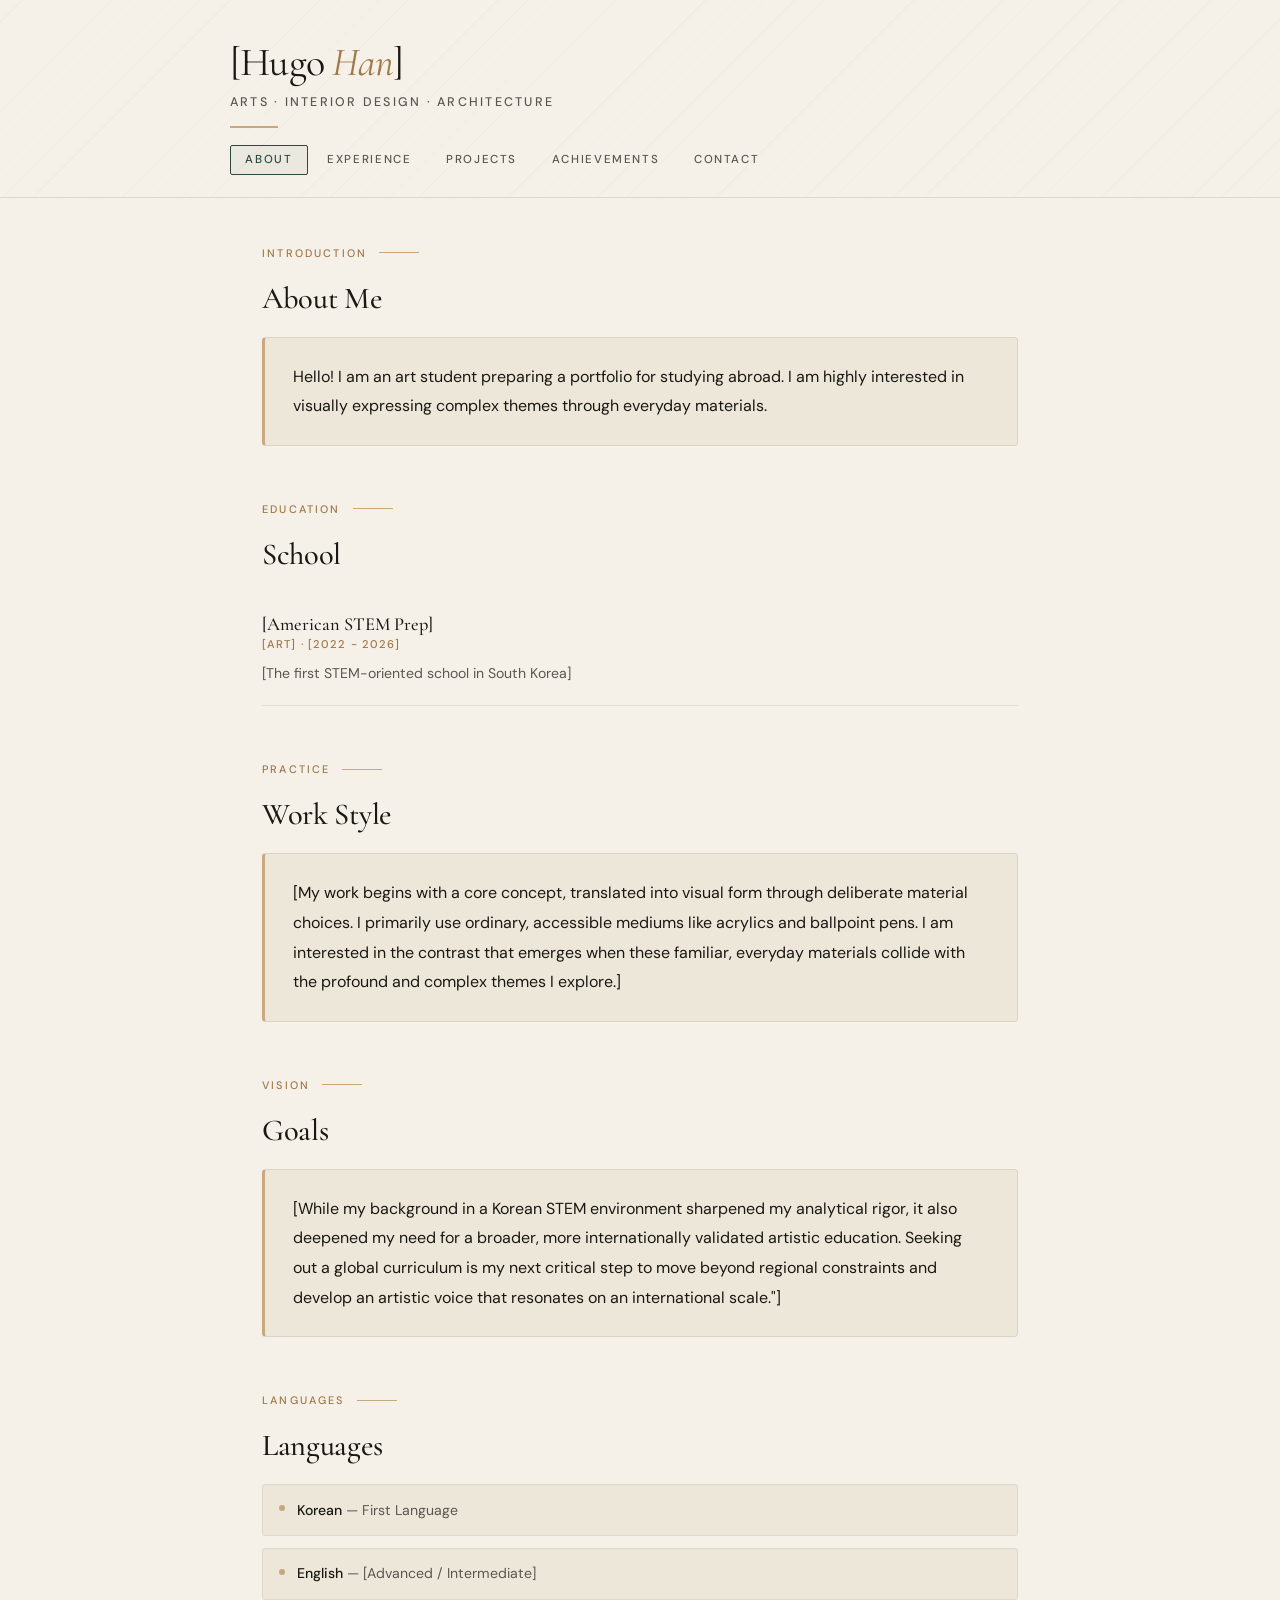
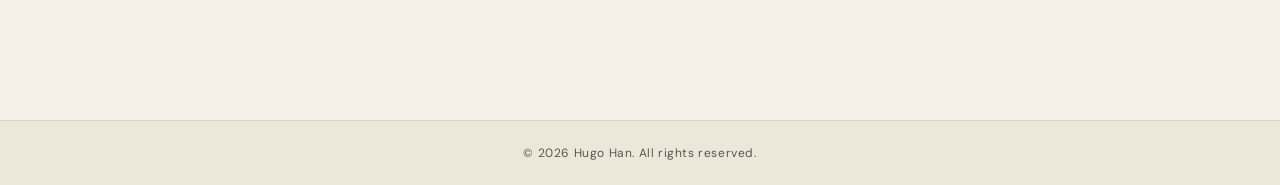
<file: index.html>
<!DOCTYPE html>
<html lang="ko">
<head>
  <meta charset="UTF-8">
  <meta name="viewport" content="width=device-width, initial-scale=1.0">
  <title>About Me — Portfolio</title>
  <link rel="preconnect" href="https://fonts.googleapis.com">
  <link rel="preconnect" href="https://fonts.gstatic.com" crossorigin>
  <link href="https://fonts.googleapis.com/css2?family=Cormorant+Garamond:ital,wght@0,400;0,500;1,400&family=DM+Sans:wght@300;400;500&display=block" rel="stylesheet">
  <link rel="stylesheet" href="style.css">
</head>
<body>
  <header class="site-header">
    <div class="header-bg"></div>
    <div class="header-inner">
      <h1>[Hugo <em>Han</em>]</h1>
      <div class="tagline">Arts · Interior Design · Architecture</div>
      <div class="header-rule"></div>
      <nav>
        <ul>
          <li><a href="index.html" class="active">About</a></li>
          <li><a href="experience.html">Experience</a></li>
          <li><a href="projects.html">Projects</a></li>
          <li><a href="achievements.html">Achievements</a></li>
          <li><a href="contact.html">Contact</a></li>
        </ul>
      </nav>
    </div>
  </header>

  <main>
    <section>
      <div class="section-label">Introduction</div>
      <h2>About Me</h2>
      <div class="about-card">
        <p>Hello! I am an art student preparing a portfolio for studying abroad. I am highly interested in visually expressing complex themes through everyday materials.</p>
      </div>
    </section>

    <section>
      <div class="section-label">Education</div>
      <h2>School</h2>
      <div class="exp-item">
        <div class="item-title">[American STEM Prep]</div>
        <div class="item-meta">[Art] · [2022 - 2026]</div>
        <div class="item-desc">[The first STEM-oriented school in South Korea]</div>
      </div>
    </section>

    <section>
      <div class="section-label">Practice</div>
      <h2>Work Style</h2>
      <div class="about-card">
        <p>[My work begins with a core concept, translated into visual form through deliberate material choices. I primarily use ordinary, accessible mediums like acrylics and ballpoint pens. I am interested in the contrast that emerges when these familiar, everyday materials collide with the profound and complex themes I explore.]</p>
      </div>
    </section>

    <section>
      <div class="section-label">Vision</div>
      <h2>Goals</h2>
      <div class="about-card">
        <p>[While my background in a Korean STEM environment sharpened my analytical rigor, it also deepened my need for a broader, more internationally validated artistic education. Seeking out a global curriculum is my next critical step to move beyond regional constraints and develop an artistic voice that resonates on an international scale."]</p>
      </div>
    </section>

    <section>
      <div class="section-label">Languages</div>
      <h2>Languages</h2>
      <div class="awards-grid">
        <div class="award-item">
          <div class="award-dot"></div>
          <div class="award-text"><strong>Korean</strong> — First Language</div>
        </div>
        <div class="award-item">
          <div class="award-dot"></div>
          <div class="award-text"><strong>English</strong> — [Advanced / Intermediate]</div>
        </div>
      </div>
    </section>
  </main>

  <footer>
    &copy; 2026 Hugo Han. All rights reserved.
  </footer>
</body>
</html>
</file>
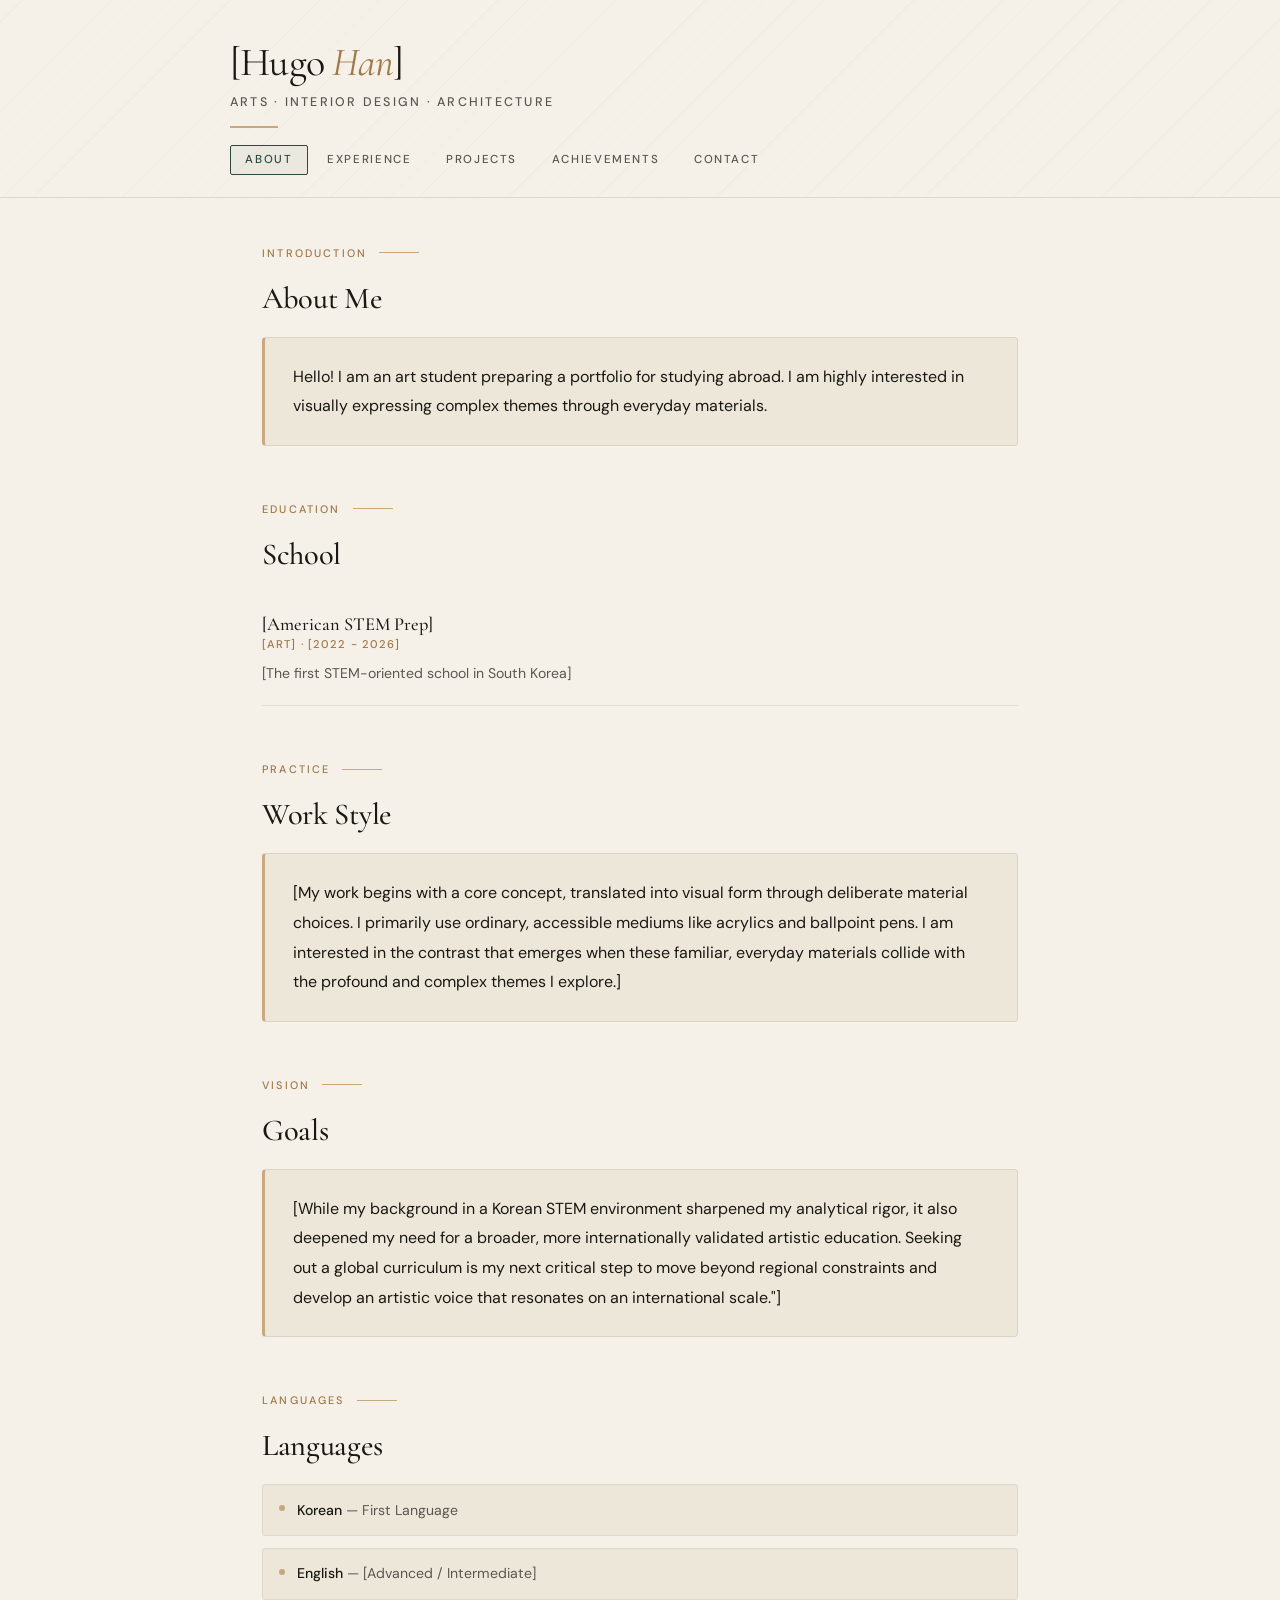
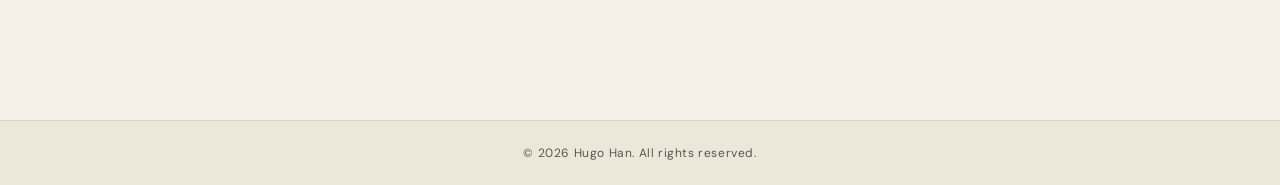
<file: about.html>
<!DOCTYPE html>
<html lang="ko">
<head>
  <meta charset="UTF-8">
  <meta name="viewport" content="width=device-width, initial-scale=1.0">
  <title>About Me — Portfolio</title>
  <link rel="preconnect" href="https://fonts.googleapis.com">
  <link rel="preconnect" href="https://fonts.gstatic.com" crossorigin>
  <link href="https://fonts.googleapis.com/css2?family=Cormorant+Garamond:ital,wght@0,400;0,500;1,400&family=DM+Sans:wght@300;400;500&display=block" rel="stylesheet">
  <link rel="stylesheet" href="style.css">
</head>
<body>
  <header class="site-header">
    <div class="header-bg"></div>
    <div class="header-inner">
      <h1>[Hugo <em>Han</em>]</h1>
      <div class="tagline">Arts · Interior Design · Architecture</div>
      <div class="header-rule"></div>
      <nav>
        <ul>
          <li><a href="about.html" class="active">About</a></li>
          <li><a href="experience.html">Experience</a></li>
          <li><a href="projects.html">Projects</a></li>
          <li><a href="achievements.html">Achievements</a></li>
          <li><a href="contact.html">Contact</a></li>
        </ul>
      </nav>
    </div>
  </header>

  <main>
    <section>
      <div class="section-label">Introduction</div>
      <h2>About Me</h2>
      <div class="about-card">
        <p>Hello! I am an art student preparing a portfolio for studying abroad. I am highly interested in visually expressing complex themes through everyday materials.</p>
      </div>
    </section>

    <section>
      <div class="section-label">Education</div>
      <h2>School</h2>
      <div class="exp-item">
        <div class="item-title">[American STEM Prep]</div>
        <div class="item-meta">[Art] · [2022 - 2026]</div>
        <div class="item-desc">[The first STEM-oriented school in South Korea]</div>
      </div>
    </section>

    <section>
      <div class="section-label">Practice</div>
      <h2>Work Style</h2>
      <div class="about-card">
        <p>[My work begins with a core concept, translated into visual form through deliberate material choices. I primarily use ordinary, accessible mediums like acrylics and ballpoint pens. I am interested in the contrast that emerges when these familiar, everyday materials collide with the profound and complex themes I explore.]</p>
      </div>
    </section>

    <section>
      <div class="section-label">Vision</div>
      <h2>Goals</h2>
      <div class="about-card">
        <p>[While my background in a Korean STEM environment sharpened my analytical rigor, it also deepened my need for a broader, more internationally validated artistic education. Seeking out a global curriculum is my next critical step to move beyond regional constraints and develop an artistic voice that resonates on an international scale."]</p>
      </div>
    </section>

    <section>
      <div class="section-label">Languages</div>
      <h2>Languages</h2>
      <div class="awards-grid">
        <div class="award-item">
          <div class="award-dot"></div>
          <div class="award-text"><strong>Korean</strong> — First Language</div>
        </div>
        <div class="award-item">
          <div class="award-dot"></div>
          <div class="award-text"><strong>English</strong> — [Advanced / Intermediate]</div>
        </div>
      </div>
    </section>
  </main>

  <footer>
    &copy; 2026 Hugo Han. All rights reserved.
  </footer>
</body>
</html>
</file>
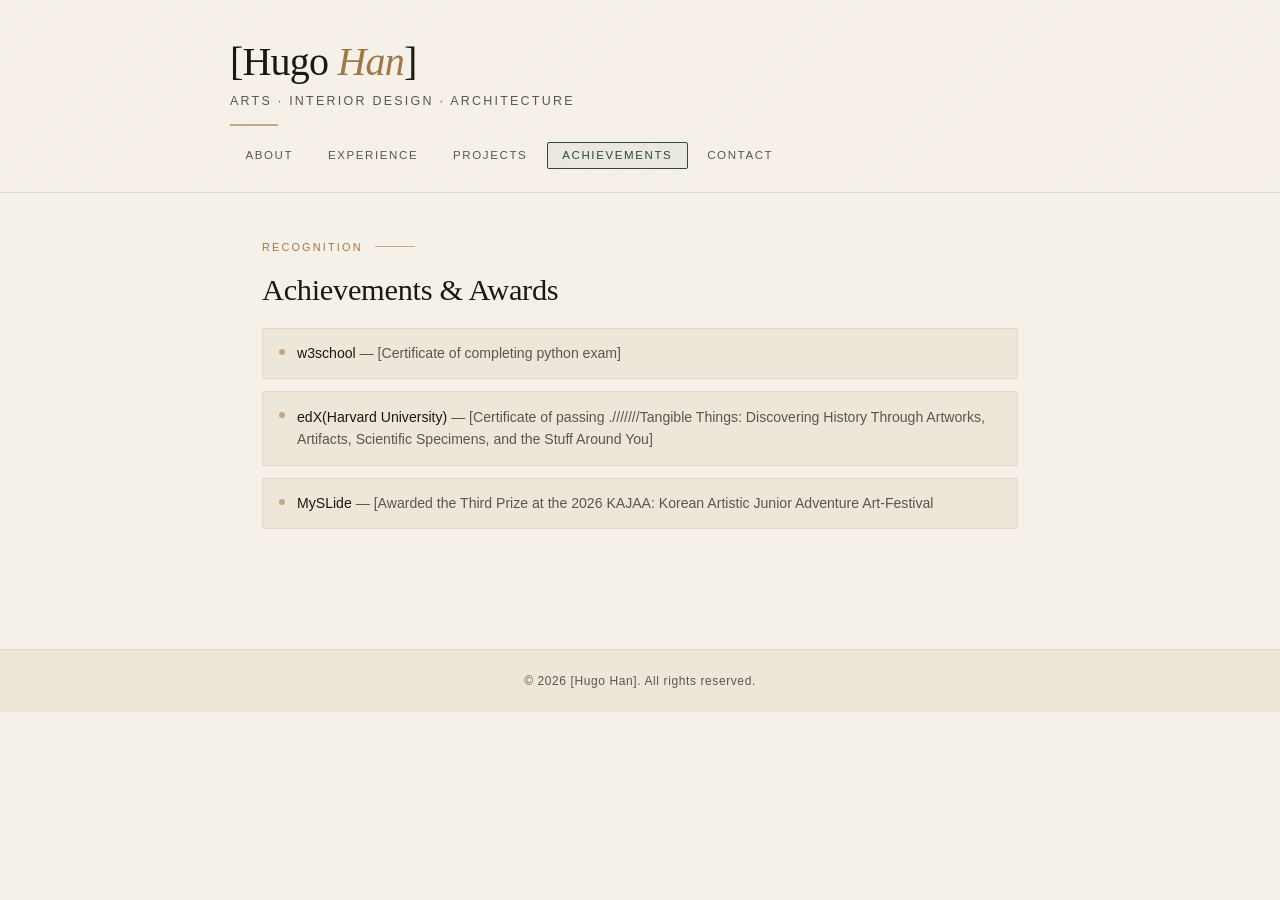
<file: achievements.html>
<!DOCTYPE html>
<html lang="ko">
<head>
  <meta charset="UTF-8">
  <meta name="viewport" content="width=device-width, initial-scale=1.0">
  <title>Achievements — Portfolio</title>
  <link rel="stylesheet" href="style.css">
</head>
<body>
  <header class="site-header">
    <div class="header-bg"></div>
    <div class="header-inner">
      <h1>[Hugo <em>Han</em>]</h1>
      <div class="tagline">Arts · Interior Design · Architecture</div>
      <div class="header-rule"></div>
      <nav>
        <ul>
          <li><a href="index.html">About</a></li>
          <li><a href="experience.html">Experience</a></li>
          <li><a href="projects.html">Projects</a></li>
          <li><a href="achievements.html" class="active">Achievements</a></li>
          <li><a href="contact.html">Contact</a></li>
        </ul>
      </nav>
    </div>
  </header>

  <main>
    <section>
      <div class="section-label">Recognition</div>
      <h2>Achievements &amp; Awards</h2>
      <div class="awards-grid">
        <div class="award-item">
          <div class="award-dot"></div>
          <div class="award-text"><strong>w3school</strong> — [Certificate of completing python exam]</div>
        </div>
        <div class="award-item">
          <div class="award-dot"></div>
          <div class="award-text"><strong>edX(Harvard University)</strong> — [Certificate of passing .///////Tangible Things: Discovering History Through Artworks, Artifacts, Scientific Specimens, and the Stuff Around You]</div>
        </div>
        <div class="award-item">
          <div class="award-dot"></div>
          <div class="award-text"><strong>MySLide</strong> — [Awarded the Third Prize at the 2026 KAJAA: Korean Artistic Junior Adventure Art-Festival</div>
        </div>
      </div>
    </section>
  </main>

  <footer>
    &copy; 2026 [Hugo Han]. All rights reserved.
  </footer>
</body>
</html>
</file>
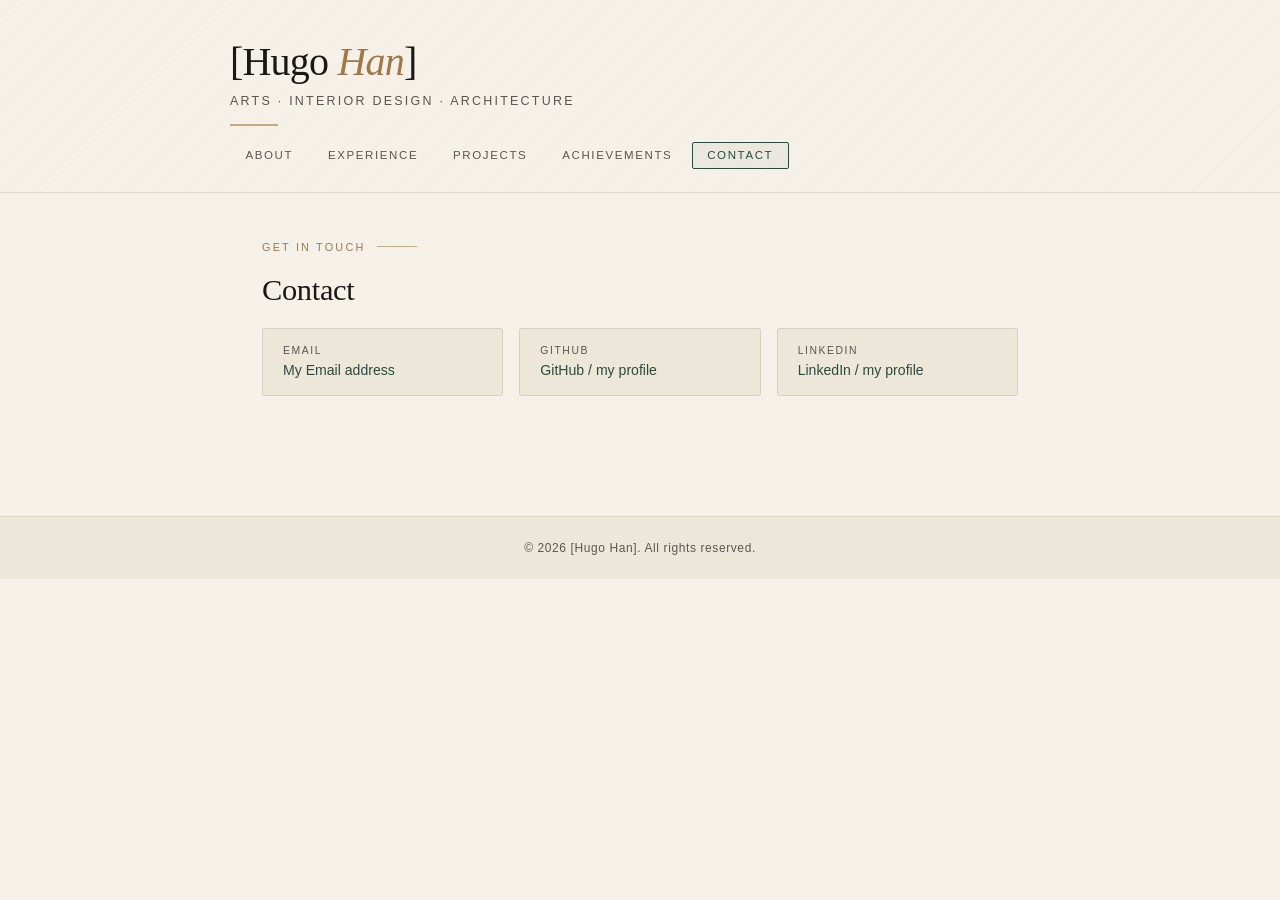
<file: contact.html>
<!DOCTYPE html>
<html lang="ko">
<head>
  <meta charset="UTF-8">
  <meta name="viewport" content="width=device-width, initial-scale=1.0">
  <title>Contact — Portfolio</title>
  <link rel="stylesheet" href="style.css">
</head>
<body>
  <header class="site-header">
    <div class="header-bg"></div>
    <div class="header-inner">
      <h1>[Hugo <em>Han</em>]</h1>
      <div class="tagline">Arts · Interior Design · Architecture</div>
      <div class="header-rule"></div>
      <nav>
        <ul>
          <li><a href="index.html">About</a></li>
          <li><a href="experience.html">Experience</a></li>
          <li><a href="projects.html">Projects</a></li>
          <li><a href="achievements.html">Achievements</a></li>
          <li><a href="contact.html" class="active">Contact</a></li>
        </ul>
      </nav>
    </div>
  </header>

  <main>
    <section>
      <div class="section-label">Get in Touch</div>
      <h2>Contact</h2>
      <div class="contact-grid">
        <div class="contact-item">
          <div class="c-label">Email</div>
          <a href="mailto:jjeonjjeongjjeong@gmail.com">My Email address</a>
        </div>
        <div class="contact-item">
          <div class="c-label">GitHub</div>
          <a href="https://github.com/HugOHann09" target="_blank">GitHub / my profile</a>
        </div>
        <div class="contact-item">
          <div class="c-label">LinkedIn</div>
          <a href="https://www.linkedin.com/in/han-hugo-b9b994411" target="_blank">LinkedIn / my profile</a>
        </div>
      </div>
    </section>
  </main>

  <footer>
    &copy; 2026 [Hugo Han]. All rights reserved.
  </footer>
</body>
</html>
</file>
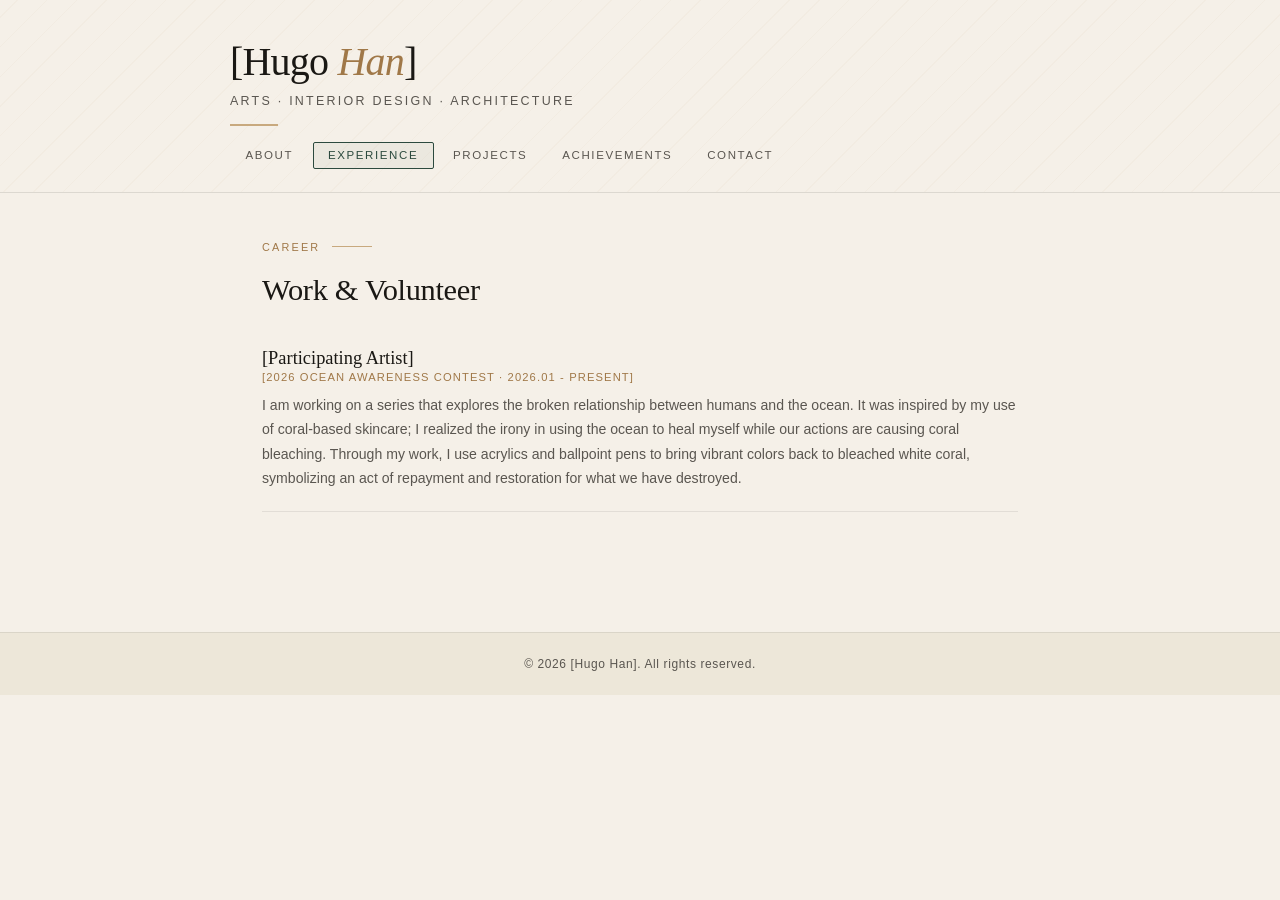
<file: experience.html>
<!DOCTYPE html>
<html lang="ko">
<head>
  <meta charset="UTF-8">
  <meta name="viewport" content="width=device-width, initial-scale=1.0">
  <title>Experience — Portfolio</title>
  <link rel="stylesheet" href="style.css">
</head>
<body>
  <header class="site-header">
    <div class="header-bg"></div>
    <div class="header-inner">
      <h1>[Hugo <em>Han</em>]</h1>
      <div class="tagline">Arts · Interior Design · Architecture</div>
      <div class="header-rule"></div>
      <nav>
        <ul>
          <li><a href="index.html">About</a></li>
          <li><a href="experience.html" class="active">Experience</a></li>
          <li><a href="projects.html">Projects</a></li>
          <li><a href="achievements.html">Achievements</a></li>
          <li><a href="contact.html">Contact</a></li>
        </ul>
      </nav>
    </div>
  </header>

  <main>
    <section>
      <div class="section-label">Career</div>
      <h2>Work &amp; Volunteer</h2>
      <div class="exp-item">
        <div class="item-title">[Participating Artist]</div>
        <div class="item-meta">[2026 Ocean Awareness Contest · 2026.01 - Present]</div>
        <div class="item-desc">I am working on a series that explores the broken relationship between humans and the ocean. It was inspired by my use of coral-based skincare; I realized the irony in using the ocean to heal myself while our actions are causing coral bleaching. Through my work, I use acrylics and ballpoint pens to bring vibrant colors back to bleached white coral, symbolizing an act of repayment and restoration for what we have destroyed.</div>
      </div>
    </section>
  </main>

  <footer>
    &copy; 2026 [Hugo Han]. All rights reserved.
  </footer>
</body>
</html>
</file>
<file: style.css>
* { box-sizing: border-box; margin: 0; padding: 0; }
:root {
  --ink: #1a1814;
  --ink2: #5a5650;
  --sand: #f5f0e8;
  --sand2: #ede7d9;
  --clay: #c8a97e;
  --clay2: #a07848;
  --accent: #2c4a3e;
}
body {
  font-family: 'DM Sans', sans-serif;
  background: var(--sand);
  color: var(--ink);
  min-height: 100vh;
}

@keyframes fadeUp {
  from { opacity: 0; transform: translateY(14px); }
  to   { opacity: 1; transform: translateY(0); }
}
main {
  animation: fadeUp 0.35s ease both;
}

/* ── Header ── */
.site-header {
  padding: 2.5rem 2rem 1.75rem;
  border-bottom: 1px solid rgba(0,0,0,0.1);
  position: relative;
  overflow: hidden;
}
.header-bg {
  position: absolute; inset: 0;
  background: repeating-linear-gradient(
    -45deg,
    transparent, transparent 20px,
    rgba(200,169,126,0.06) 20px, rgba(200,169,126,0.06) 21px
  );
  pointer-events: none;
}
.header-inner { max-width: 820px; margin: 0 auto; position: relative; }
.site-header h1 {
  font-family: 'Cormorant Garamond', serif;
  font-size: 2.5rem;
  font-weight: 400;
  letter-spacing: -0.02em;
  line-height: 1.1;
  color: var(--ink);
}
.site-header h1 em { font-style: italic; color: var(--clay2); }
.tagline {
  font-size: 0.78rem;
  letter-spacing: 0.18em;
  text-transform: uppercase;
  color: var(--ink2);
  margin-top: 0.6rem;
  font-weight: 500;
}
.header-rule { width: 48px; height: 2px; background: var(--clay); margin: 1rem 0; }

nav { margin-top: 1.25rem; }
nav ul { list-style: none; display: flex; flex-wrap: wrap; gap: 0.25rem; }
nav ul li a {
  font-size: 0.72rem;
  letter-spacing: 0.14em;
  text-transform: uppercase;
  color: var(--ink2);
  text-decoration: none;
  font-weight: 500;
  padding: 0.4rem 0.9rem;
  border: 0.5px solid transparent;
  border-radius: 2px;
  transition: all 0.2s;
}
nav ul li a:hover,
nav ul li a.active {
  color: var(--accent);
  border-color: var(--accent);
  background: rgba(44,74,62,0.05);
}

/* ── Main ── */
main { max-width: 820px; margin: 0 auto; padding: 3rem 2rem 4rem; }

section { margin-bottom: 3.5rem; }

.section-label {
  font-size: 0.68rem;
  letter-spacing: 0.2em;
  text-transform: uppercase;
  color: var(--clay2);
  font-weight: 500;
  margin-bottom: 1.25rem;
  display: flex;
  align-items: center;
  gap: 0.75rem;
}
.section-label::after {
  content: '';
  flex: 1;
  max-width: 40px;
  height: 1px;
  background: var(--clay);
}
section h2 {
  font-family: 'Cormorant Garamond', serif;
  font-size: 1.9rem;
  font-weight: 500;
  color: var(--ink);
  margin-bottom: 1.25rem;
  letter-spacing: -0.01em;
}
section p, section li {
  font-size: 0.925rem;
  line-height: 1.8;
  color: var(--ink2);
}

/* About */
.about-card {
  background: var(--sand2);
  border: 0.5px solid rgba(0,0,0,0.08);
  border-radius: 4px;
  padding: 1.5rem 1.75rem;
  border-left: 3px solid var(--clay);
}
.about-card p { color: var(--ink); font-size: 1rem; line-height: 1.85; }

/* Experience & Projects */
.exp-item, .project-item {
  padding: 1.25rem 0;
  border-bottom: 0.5px solid rgba(0,0,0,0.08);
}
.exp-item:first-child, .project-item:first-child {
  border-top: 0.5px solid rgba(0,0,0,0.08);
}
.item-title {
  font-family: 'Cormorant Garamond', serif;
  font-size: 1.15rem;
  font-weight: 500;
  color: var(--ink);
  margin-bottom: 0.15rem;
}
.item-meta {
  font-size: 0.7rem;
  letter-spacing: 0.1em;
  text-transform: uppercase;
  color: var(--clay2);
  margin-bottom: 0.6rem;
  font-weight: 500;
}
.item-desc { font-size: 0.88rem; color: var(--ink2); line-height: 1.75; }

.project-tag {
  display: inline-block;
  font-size: 0.65rem;
  letter-spacing: 0.1em;
  text-transform: uppercase;
  background: rgba(44,74,62,0.08);
  color: var(--accent);
  padding: 0.25rem 0.6rem;
  border-radius: 2px;
  margin-bottom: 0.5rem;
  font-weight: 500;
}
.project-tag.ongoing { background: rgba(200,169,126,0.15); color: var(--clay2); }

/* Project image */
.project-img {
  width: auto;
  max-width: 100%;
  max-height: 500px;
  object-fit: contain;
  border-radius: 4px;
  display: block;
  margin: 0.75rem 0 0.6rem;
}

/* Achievements */
.awards-grid { display: grid; gap: 0.75rem; }
.award-item {
  display: flex;
  align-items: flex-start;
  gap: 0.75rem;
  padding: 0.85rem 1rem;
  background: var(--sand2);
  border-radius: 3px;
  border: 0.5px solid rgba(0,0,0,0.06);
}
.award-dot {
  width: 6px; height: 6px;
  border-radius: 50%;
  background: var(--clay);
  margin-top: 0.4rem;
  flex-shrink: 0;
}
.award-text { font-size: 0.88rem; color: var(--ink2); line-height: 1.6; }
.award-text strong { color: var(--ink); font-weight: 500; }

/* Contact */
.contact-grid {
  display: grid;
  grid-template-columns: repeat(auto-fit, minmax(180px, 1fr));
  gap: 1rem;
}
.contact-item {
  padding: 1rem 1.25rem;
  border: 0.5px solid rgba(0,0,0,0.1);
  border-radius: 3px;
  background: var(--sand2);
  transition: border-color 0.2s, transform 0.2s;
}
.contact-item:hover { border-color: var(--clay); transform: translateY(-2px); }
.contact-item .c-label {
  font-size: 0.65rem;
  letter-spacing: 0.15em;
  text-transform: uppercase;
  color: var(--ink2);
  margin-bottom: 0.35rem;
  font-weight: 500;
}
.contact-item a {
  font-size: 0.88rem;
  color: var(--accent);
  text-decoration: none;
  word-break: break-all;
}
.contact-item a:hover { text-decoration: underline; }

/* Footer */
footer {
  text-align: center;
  padding: 1.5rem;
  border-top: 0.5px solid rgba(0,0,0,0.08);
  font-size: 0.75rem;
  color: var(--ink2);
  letter-spacing: 0.05em;
  background: var(--sand2);
}
</file>
